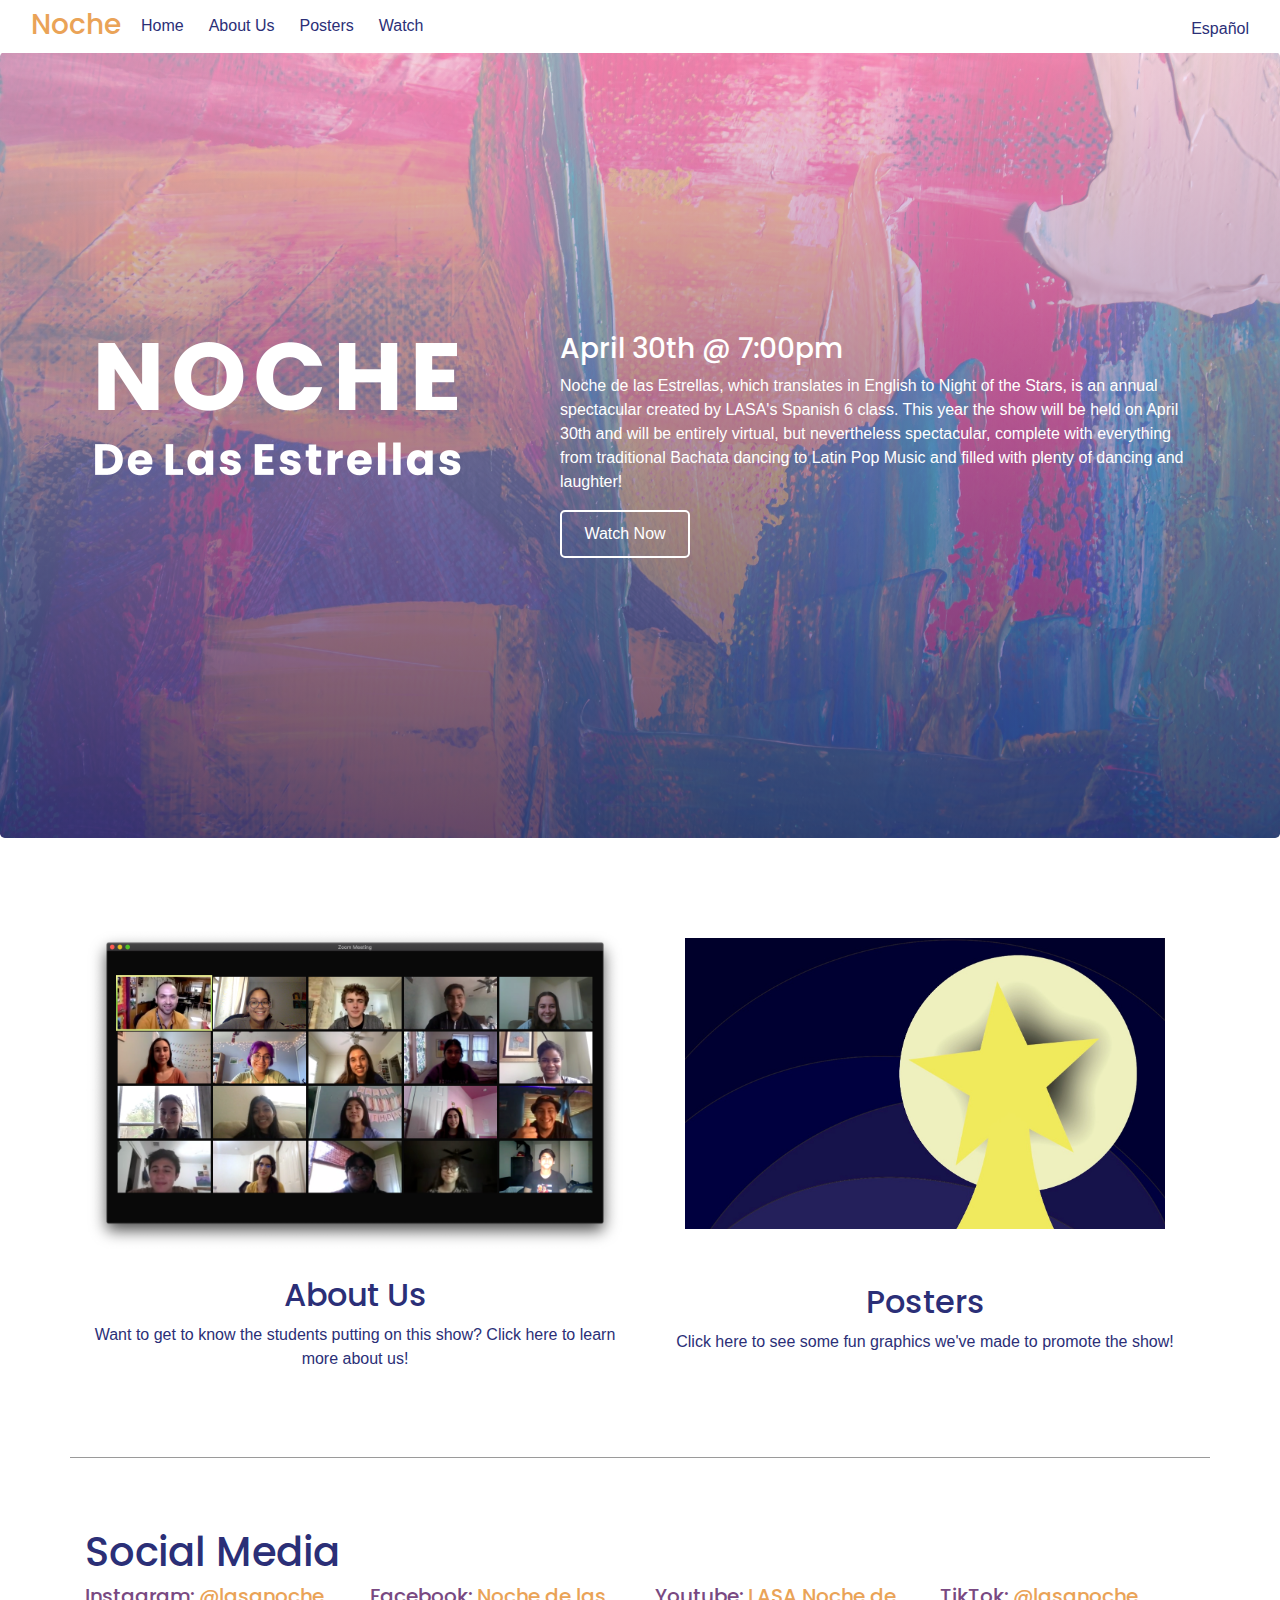
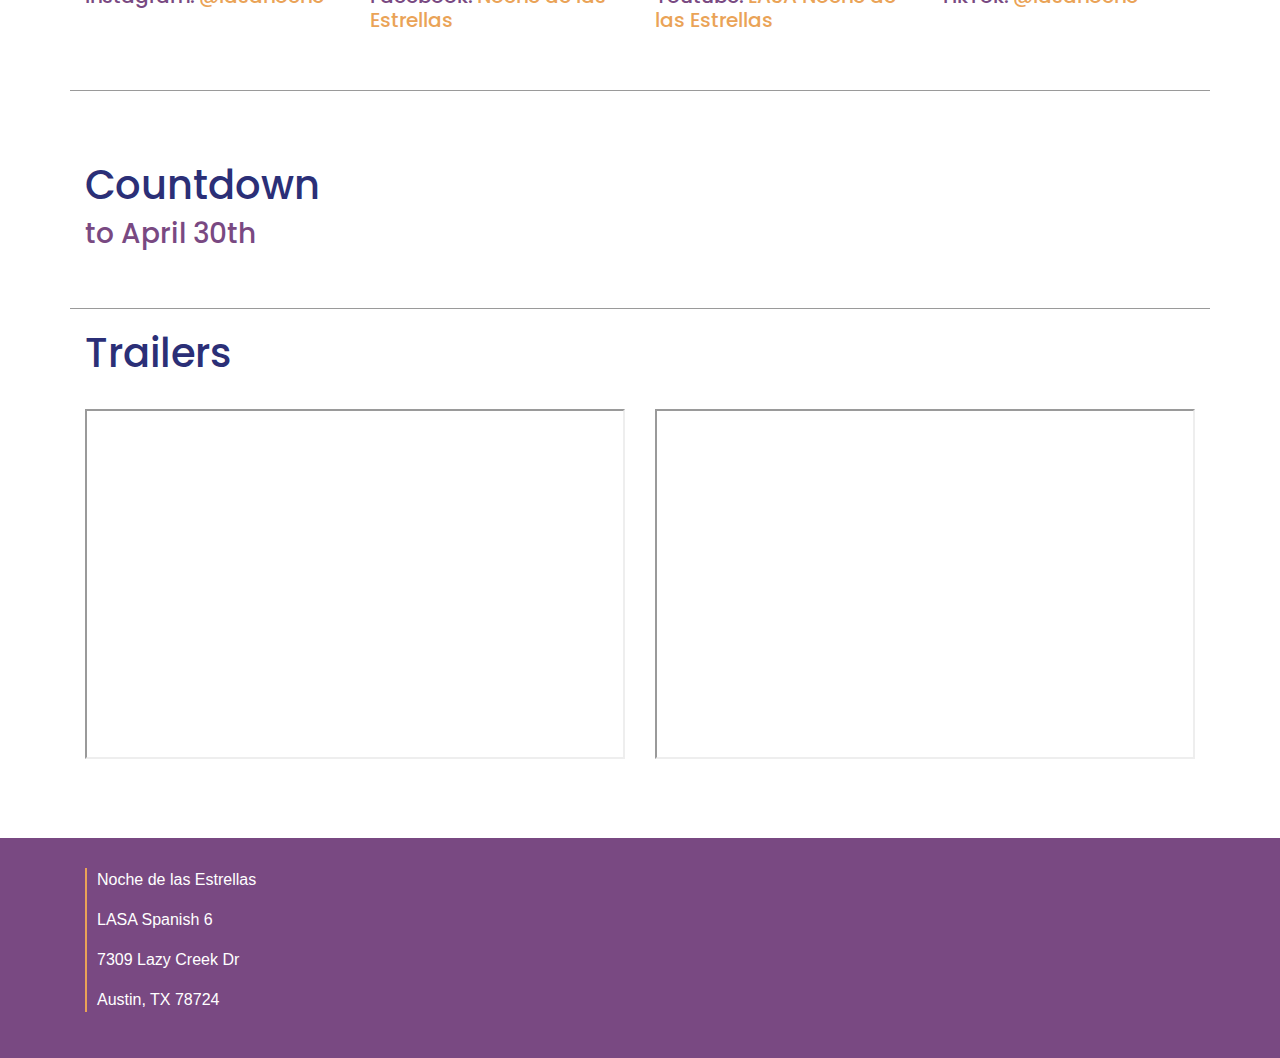
<file: index.html>
<!DOCTYPE html>
<html lang="en">
  <head>
    <meta charset="utf-8">
    <meta http-equiv="X-UA-Compatible" content="IE=edge">
    <meta name="viewport" content="width=device-width, initial-scale=1">

    <title>Noche</title>

    <link rel='shortcut icon' type='image/x-icon' href='assets/nocheLogo.png' />

    <!-- import the webpage's stylesheet -->
    <link rel="stylesheet" href="custom.css">

    <!-- import the webpage's javascript file -->
    <script src="script.js" defer></script>

    <!-- Latest compiled and minified CSS -->
    <link rel="stylesheet" href="https://maxcdn.bootstrapcdn.com/bootstrap/4.5.2/css/bootstrap.min.css">

    <!-- jQuery library -->
    <script src="https://ajax.googleapis.com/ajax/libs/jquery/3.5.1/jquery.min.js"></script>

    <!-- Popper JS -->
    <script src="https://cdnjs.cloudflare.com/ajax/libs/popper.js/1.16.0/umd/popper.min.js"></script>

    <!-- Latest compiled JavaScript -->
    <script src="https://maxcdn.bootstrapcdn.com/bootstrap/4.5.2/js/bootstrap.min.js"></script>
  </head>
  <body>

    <!--navigation bar-->
    <nav class="navbar navbar-expand-sm fixed-top">
      <div class="container-fluid">
        <ul class="nav navbar-nav">
          <li class="nav-item"><h3>Noche</h3></li>
          <li class="nav-item left-nav-links"><a class="nav-links" href="index.html">Home</a></li>
          <li class="nav-item left-nav-links"><a class="nav-links" href="about-us.html">About Us</a></li>
          <li class="nav-item left-nav-links"><a class="nav-links" href="poster.html">Posters</a></li>
          <li class="nav-item left-nav-links"><a class="nav-links" href="watch.html">Watch</a></li>
        </ul>
        <ul class="nav navbar-nav navbar-right">
          <li class="nav-item right-nav-links"><a class="nav-links" href="index-español.html">Español</a></li>
        </ul>
      </div>
    </nav>

    <!--header-->
    <div class="jumbotron main-header" id="home-header">
      <div class="container">
        <div class="row">
          <div class="col-md-5">
            <img class = "img-fluid" src="assets/title noche.png"/>
          </div>
          <div class="col-md-7">


            <h3>April 30th @ 7:00pm</h3>


            <p>
              Noche de las Estrellas, which translates in English to Night of the Stars, is an
              annual spectacular created by LASA's Spanish 6 class. This year the show will be held on
              April 30th and will be entirely virtual,
              but nevertheless spectacular, complete with everything from traditional Bachata dancing
              to Latin Pop Music and filled with plenty of dancing and laughter!
            </p>
            <a href = "https://youtu.be/-_eanW0UWNM">
              <div class="watch-button">
                <span id = "watch-button">Watch Now<span>
              </div>
            </a>

          </div>
        </div>

      </div>
    </div>



    <!--home page links-->
    <div class = "container bottom-border">
      <div class="row ">
        <div class="col-sm-6 text-center home-page-div">
          <a href = "about-us.html" class = "home-page-links">
          <img class = "img-fluid" src="assets/ndlePic.png"/>
          <br/>
          <br/>
          <h2>
            About Us
          </h2>
          <p>
            Want to get to know the students putting on this show? Click here to learn more about us!
          </p>
            </a>
        </div>
        <div class="col-sm-6 text-center home-page-div">
          <a href="poster.html" class = "home-page-links">
          <img class = "img-fluid" id="poster-link-img" src="assets/noche_poster_index.jpg"/>
          <br/>
          <br/>
          <h2>
            Posters
          </h2>
          <p>
            Click here to see some fun graphics we've made to promote the show!
          </p>
          </a>
        </div>

      </div>
    </div>

    <!--Social Media-->
    <div class = "container bottom-border social-media">
      <h1 class="dark-purple">Social Media</h1>
      <div class = "row light-purple">
        <div class = "col-sm-3">
          <h5>Instagram: <a href = "https://www.instagram.com/lasanoche/" class="social-media-links">@lasanoche</a></h5>
        </div>
        <div class = "col-sm-3">
          <h5>Facebook: <a href="https://www.facebook.com/noche.delasestrellas.7"class="social-media-links">Noche de las Estrellas</a></h5>
        </div>
        <div class = "col-sm-3">
          <h5>Youtube: <a href="https://www.youtube.com/channel/UCBWtRdG32AdxSnsQ9FgjfIQ"class="social-media-links">LASA Noche de las Estrellas</a></h5>
        </div>
        <div class = "col-sm-3">
          <h5>TikTok: <a href="https://www.tiktok.com/@lasanoche?lang=en" class="social-media-links">@lasanoche</a></h5>
        </div>
      </div>
    </div>

    <!--countdown-->
    <div class="container bottom-border count-down-div">
      <div class="row">
        <div class = "col-md-4">
          <h1 id = "countdown-title">
            Countdown
          </h1>
          <h3  id = "countdown-sub">
            to April 30th
          </h3>
        </div>
        <div class = "col-md=8">
          <h1 id = "count-down-timer">

          </h1>
        </div>
      </div>
    </div>

    <!--trailer-->
    <div class="container dark-purple">
      <h1>
        Trailers
      </h1>
      <br/>
      <div class="row">
        <div class="col-lg-6">
          <iframe src="https://drive.google.com/file/d/1lDYtzw6I6UELWl-0lvw50SYORA4smzJz/preview" width="100%" height="350"></iframe>
        </div>
        <div class="col-lg-6">
          <iframe src="https://drive.google.com/file/d/12ZWA5mqvUjDf5_ohjHi2eOV36dyIRgKV/preview" width="100%" height="350"></iframe>
        </div>
      </div>
    </div>
    <br/>
    <br/>
    <br/>

    <!--footer-->
    <footer>
      <div class = "container" id="footer">
        <div class="row">
          <div class = "col-md-5">
            <div class="side-bordered">
              <p>Noche de las Estrellas</p>
              <p>LASA Spanish 6</p>
              <p>7309 Lazy Creek Dr</p>
              <p>Austin, TX 78724</p>
            </div>
          </div>
        </div>
      </div>
    </footer>






  </body>
</html>
</file>
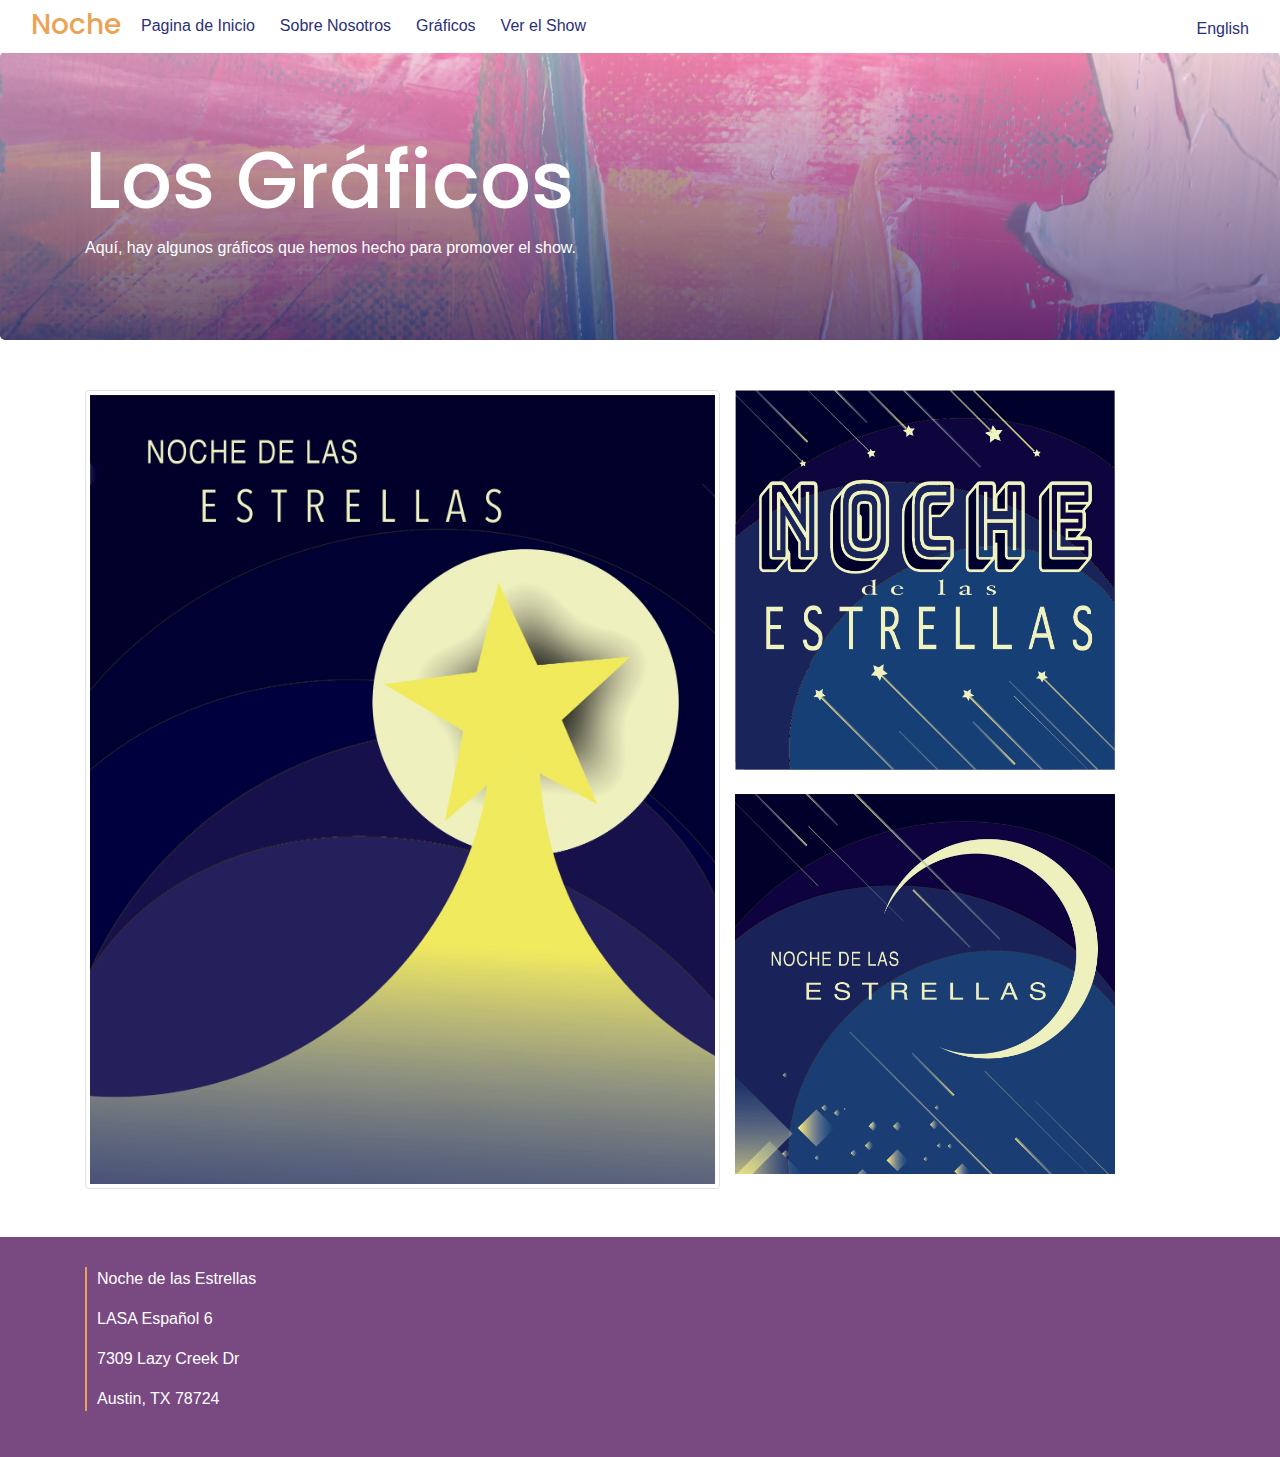
<file: gráficos.html>
<!DOCTYPE html>
<html lang="en">
  <head>
    <meta charset="utf-8">
    <meta http-equiv="X-UA-Compatible" content="IE=edge">
    <meta name="viewport" content="width=device-width, initial-scale=1">

    <title>Noche</title>

    <link rel='shortcut icon' type='image/x-icon' href='assets/nocheLogo.png' />

    <!-- import the webpage's stylesheet -->
    <link rel="stylesheet" href="custom.css">

    <!-- import the webpage's javascript file -->
    <script src="script.js" defer></script>

    <!-- Latest compiled and minified CSS -->
    <link rel="stylesheet" href="https://maxcdn.bootstrapcdn.com/bootstrap/4.5.2/css/bootstrap.min.css">

    <!-- jQuery library -->
    <script src="https://ajax.googleapis.com/ajax/libs/jquery/3.5.1/jquery.min.js"></script>

    <!-- Popper JS -->
    <script src="https://cdnjs.cloudflare.com/ajax/libs/popper.js/1.16.0/umd/popper.min.js"></script>

    <!-- Latest compiled JavaScript -->
    <script src="https://maxcdn.bootstrapcdn.com/bootstrap/4.5.2/js/bootstrap.min.js"></script>
  </head>
  <body>

    <!--navigation bar-->
    <nav class="navbar navbar-expand-sm fixed-top">
      <div class="container-fluid">
        <ul class="nav navbar-nav">
          <li class="nav-item"><h3>Noche</h3></li>
          <li class="nav-item left-nav-links"><a class="nav-links" href="index-español.html">Pagina de Inicio</a></li>
          <li class="nav-item left-nav-links"><a class="nav-links" href="sobre-nos.html">Sobre Nosotros</a></li>
          <li class="nav-item left-nav-links"><a class="nav-links" href="gráficos.html">Gráficos</a></li>
          <li class="nav-item left-nav-links"><a class="nav-links" href="ver-el-show.html">Ver el Show</a></li>
        </ul>
        <ul class="nav navbar-nav navbar-right">
          <li class="nav-item right-nav-links"><a class="nav-links" href="poster.html">English</a></li>
        </ul>
      </div>
    </nav>

    <!--header-->
    <div class="jumbotron main-header">
      <div class="container">
        <h1 class="header-title">
          Los Gráficos
        </h1>
        <p>
          Aquí, hay algunos gráficos que hemos hecho para promover el show.
        </p>
      </div>
    </div>


    <div class = "container">
      <div class="row">
        <div class = "col-lg-7">
          <div class="img-thumbnail">
            <img class="img-fluid poster-img" src ="assets/noche_poster.jpg" />
          </div>
        </div>

        <div class = "col-lg-4">
          <div class="row">
            <img class="img-fluid poster-img" src ="assets/nocheLogo.png" />
          </div>
          <br/>
          <div class="row">
            <img class="img-fluid poster-img" src ="assets/noche_poster2.jpg" />
          </div>
        </div>
      </div>
    </div>
    <br/>
    <br/>


    <!--footer-->
    <footer>
      <div class = "container" id="footer">
        <div class="row">
          <div class = "col-md-5">
            <div class="side-bordered">
              <p>Noche de las Estrellas</p>
              <p>LASA Español 6</p>
              <p>7309 Lazy Creek Dr</p>
              <p>Austin, TX 78724</p>
            </div>
          </div>
        </div>
      </div>
    </footer>






  </body>
</html>
</file>
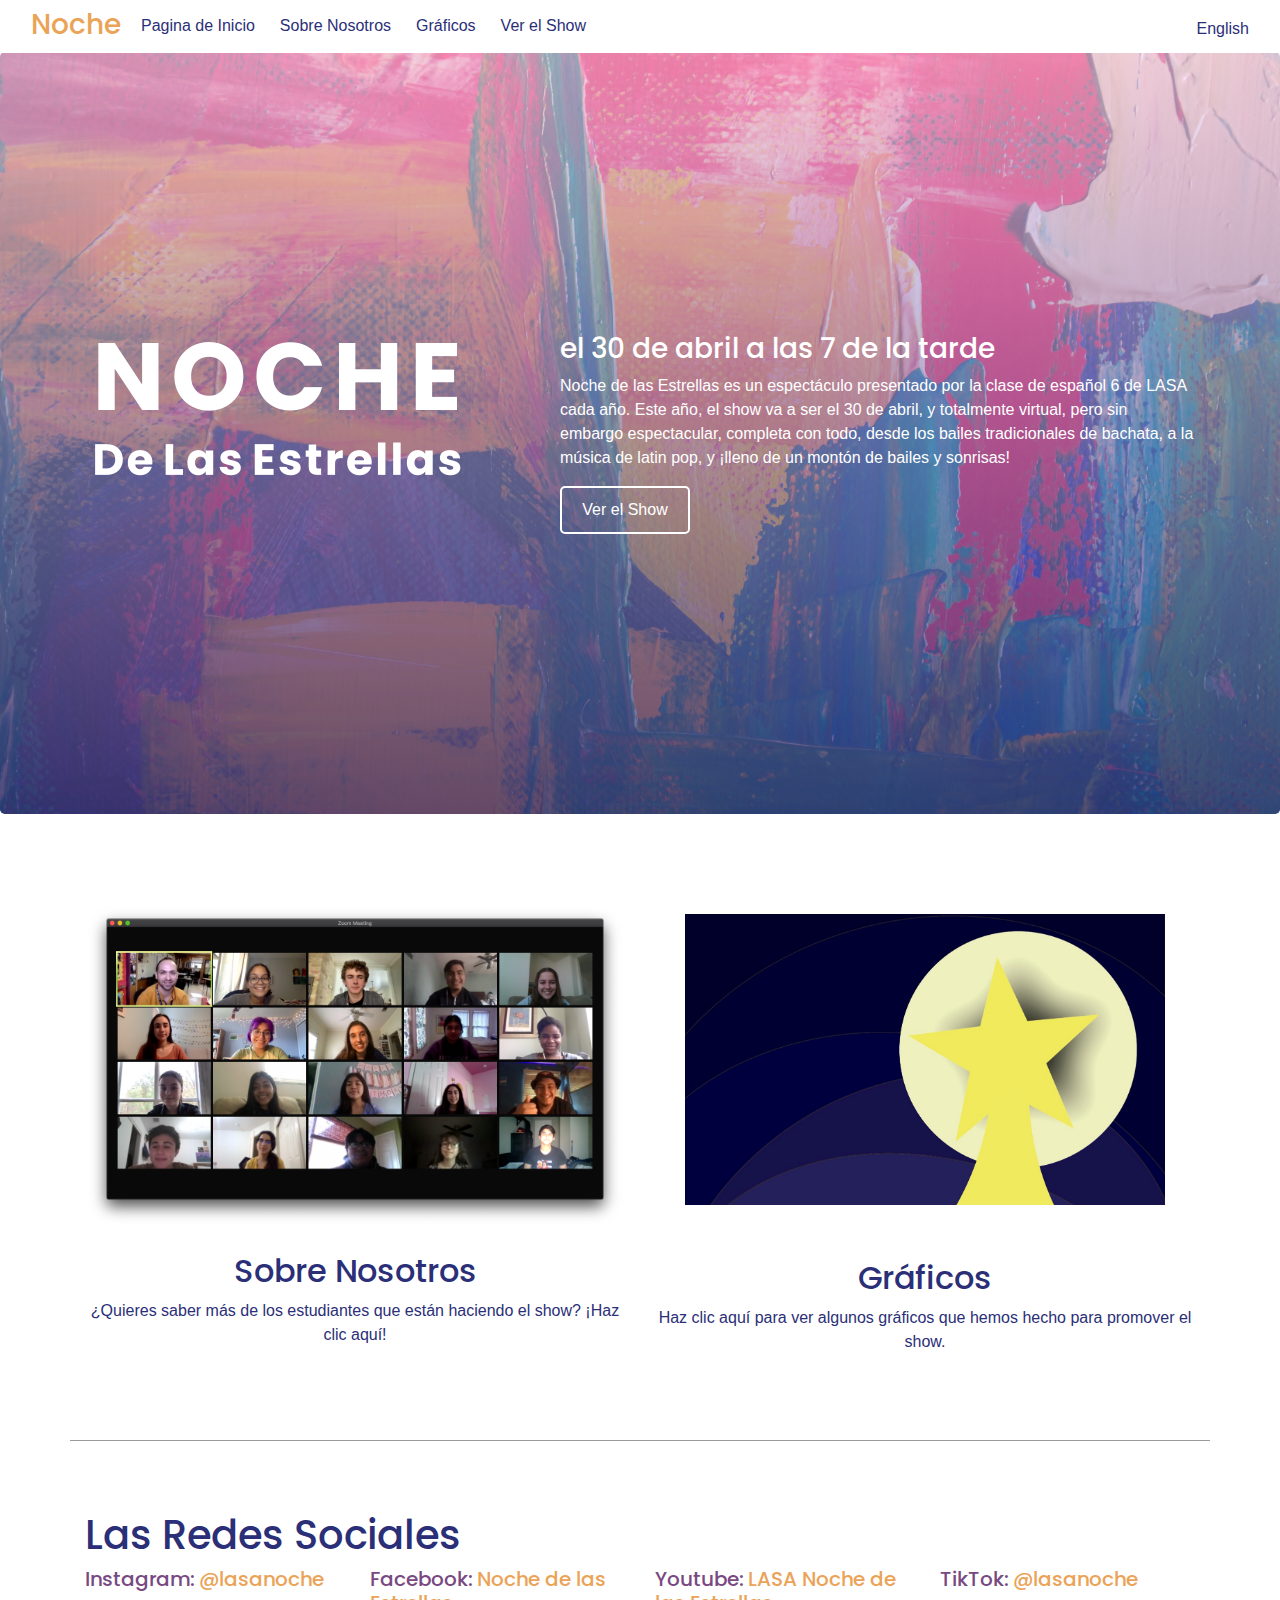
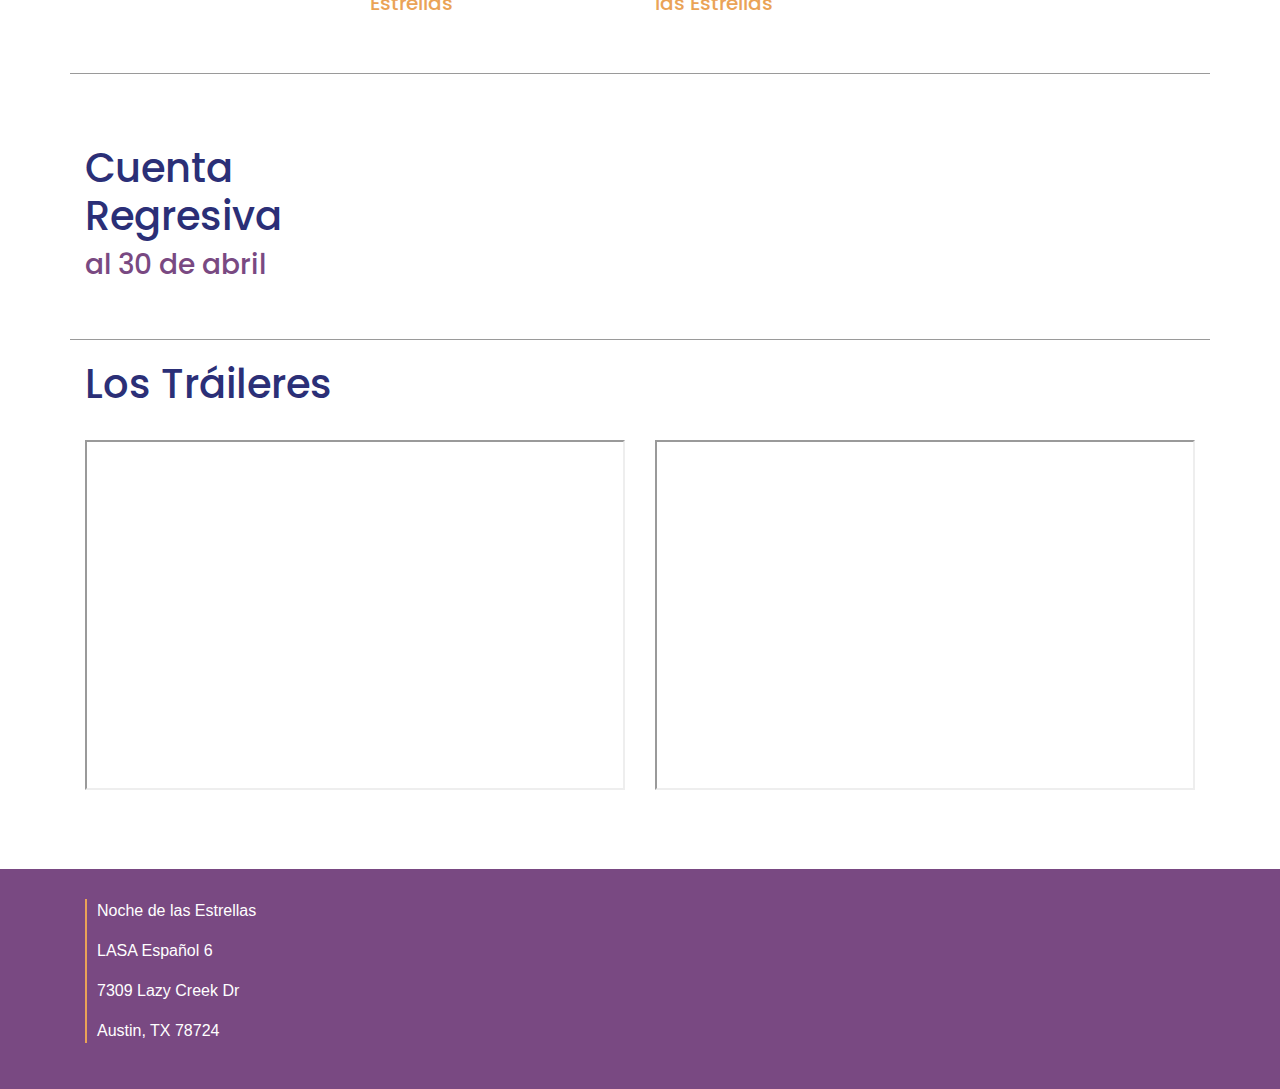
<file: index-español.html>
<!DOCTYPE html>
<html lang="en">
  <head>
    <meta charset="utf-8">
    <meta http-equiv="X-UA-Compatible" content="IE=edge">
    <meta name="viewport" content="width=device-width, initial-scale=1">

    <title>Noche</title>

    <link rel='shortcut icon' type='image/x-icon' href='assets/nocheLogo.png' />

    <!-- import the webpage's stylesheet -->
    <link rel="stylesheet" href="custom.css">

    <!-- import the webpage's javascript file -->
    <script src="script.js" defer></script>

    <!-- Latest compiled and minified CSS -->
    <link rel="stylesheet" href="https://maxcdn.bootstrapcdn.com/bootstrap/4.5.2/css/bootstrap.min.css">

    <!-- jQuery library -->
    <script src="https://ajax.googleapis.com/ajax/libs/jquery/3.5.1/jquery.min.js"></script>

    <!-- Popper JS -->
    <script src="https://cdnjs.cloudflare.com/ajax/libs/popper.js/1.16.0/umd/popper.min.js"></script>

    <!-- Latest compiled JavaScript -->
    <script src="https://maxcdn.bootstrapcdn.com/bootstrap/4.5.2/js/bootstrap.min.js"></script>
  </head>
  <body>

    <!--navigation bar-->
    <nav class="navbar navbar-expand-sm fixed-top">
      <div class="container-fluid">
        <ul class="nav navbar-nav">
          <li class="nav-item"><h3>Noche</h3></li>
          <li class="nav-item left-nav-links"><a class="nav-links" href="index-español.html">Pagina de Inicio</a></li>
          <li class="nav-item left-nav-links"><a class="nav-links" href="sobre-nos.html">Sobre Nosotros</a></li>
          <li class="nav-item left-nav-links"><a class="nav-links" href="gráficos.html">Gráficos</a></li>
          <li class="nav-item left-nav-links"><a class="nav-links" href="ver-el-show.html">Ver el Show</a></li>
        </ul>
        <ul class="nav navbar-nav navbar-right">
          <li class="nav-item right-nav-links"><a class="nav-links" href="index.html">English</a></li>
        </ul>
      </div>
    </nav>

    <!--header-->
    <div class="jumbotron main-header" id="home-header">
      <div class="container">
        <div class="row">
          <div class="col-md-5">
            <img class = "img-fluid" src="assets/title noche.png"/>
          </div>
          <div class="col-md-7">


            <h3>el 30 de abril a las 7 de la tarde</h3>


            <p>
              Noche de las Estrellas es un espectáculo presentado por la clase de español 6 de LASA cada año. Este año, el show va a ser el 30 de abril, y totalmente virtual, pero sin embargo espectacular, completa con todo, desde los bailes tradicionales de bachata, a la música de latin pop, y ¡lleno de un montón de bailes y sonrisas!
            </p>

            <a href = "https://youtu.be/-_eanW0UWNM">
              <div class="watch-button">
                <span id = "watch-button">Ver el Show<span>
              </div>
            </a>
          </div>
        </div>

      </div>
    </div>


    <!--home page links-->
    <div class = "container bottom-border">
      <div class="row ">



        <div class="col-sm-6 text-center home-page-div">
          <a href = "sobre-nos.html" class = "home-page-links">
          <img class = "img-fluid" src="assets/ndlePic.png"/>
          <br/>
          <br/>
          <h2>
            Sobre Nosotros
          </h2>
          <p>
            ¿Quieres saber más de los estudiantes que están haciendo el show? ¡Haz clic aquí!
          </p>
            </a>
        </div>



        <div class="col-sm-6 text-center home-page-div">
          <a href="gráficos.html" class = "home-page-links">
          <img class = "img-fluid" id="poster-link-img" src="assets/noche_poster_index.jpg"/>
          <br/>
          <br/>
          <h2>
            Gráficos
          </h2>
          <p>
            Haz clic aquí para ver algunos gráficos que hemos hecho para promover el show.

          </p>
          </a>
        </div>

      </div>
    </div>

    <!--Social Media-->
    <div class = "container bottom-border social-media">
      <h1 class="dark-purple">Las Redes Sociales</h1>
      <div class = "row light-purple">
        <div class = "col-sm-3">
          <h5>Instagram: <a href = "https://www.instagram.com/lasanoche/" class="social-media-links">@lasanoche</a></h5>
        </div>
        <div class = "col-sm-3">
          <h5>Facebook: <a href="https://www.facebook.com/noche.delasestrellas.7"class="social-media-links">Noche de las Estrellas</a></h5>
        </div>
        <div class = "col-sm-3">
          <h5>Youtube: <a href="https://www.youtube.com/channel/UCBWtRdG32AdxSnsQ9FgjfIQ"class="social-media-links">LASA Noche de las Estrellas</a></h5>
        </div>
        <div class = "col-sm-3">
          <h5>TikTok: <a href="https://www.tiktok.com/@lasanoche?lang=en" class="social-media-links">@lasanoche</a></h5>
        </div>


      </div>
    </div>

    <!--countdown-->
    <div class="container bottom-border count-down-div">
      <div class="row">
        <div class = "col-md-4">
          <h1 id = "countdown-title">
            Cuenta Regresiva
          </h1>
          <h3  id = "countdown-sub">
            al 30 de abril
          </h3>
        </div>
        <div class = "col-md=8">
          <h1 id = "count-down-timer">

          </h1>
        </div>
      </div>
    </div>

    <!--trailer-->
    <div class="container dark-purple">
      <h1>
        Los Tráileres
      </h1>
      <br/>
      <div class="row">
        <div class="col-lg-6">
          <iframe src="https://drive.google.com/file/d/1lDYtzw6I6UELWl-0lvw50SYORA4smzJz/preview" width="100%" height="350"></iframe>
        </div>
        <div class="col-lg-6">
          <iframe src="https://drive.google.com/file/d/12ZWA5mqvUjDf5_ohjHi2eOV36dyIRgKV/preview" width="100%" height="350"></iframe>
        </div>
      </div>
    </div>
    <br/>
    <br/>
    <br/>

    <!--footer-->
    <footer>
      <div class = "container" id="footer">
        <div class="row">
          <div class = "col-md-5">
            <div class="side-bordered">
              <p>Noche de las Estrellas</p>
              <p>LASA Español 6</p>
              <p>7309 Lazy Creek Dr</p>
              <p>Austin, TX 78724</p>
            </div>
          </div>
        </div>
      </div>
    </footer>






  </body>
</html>
</file>
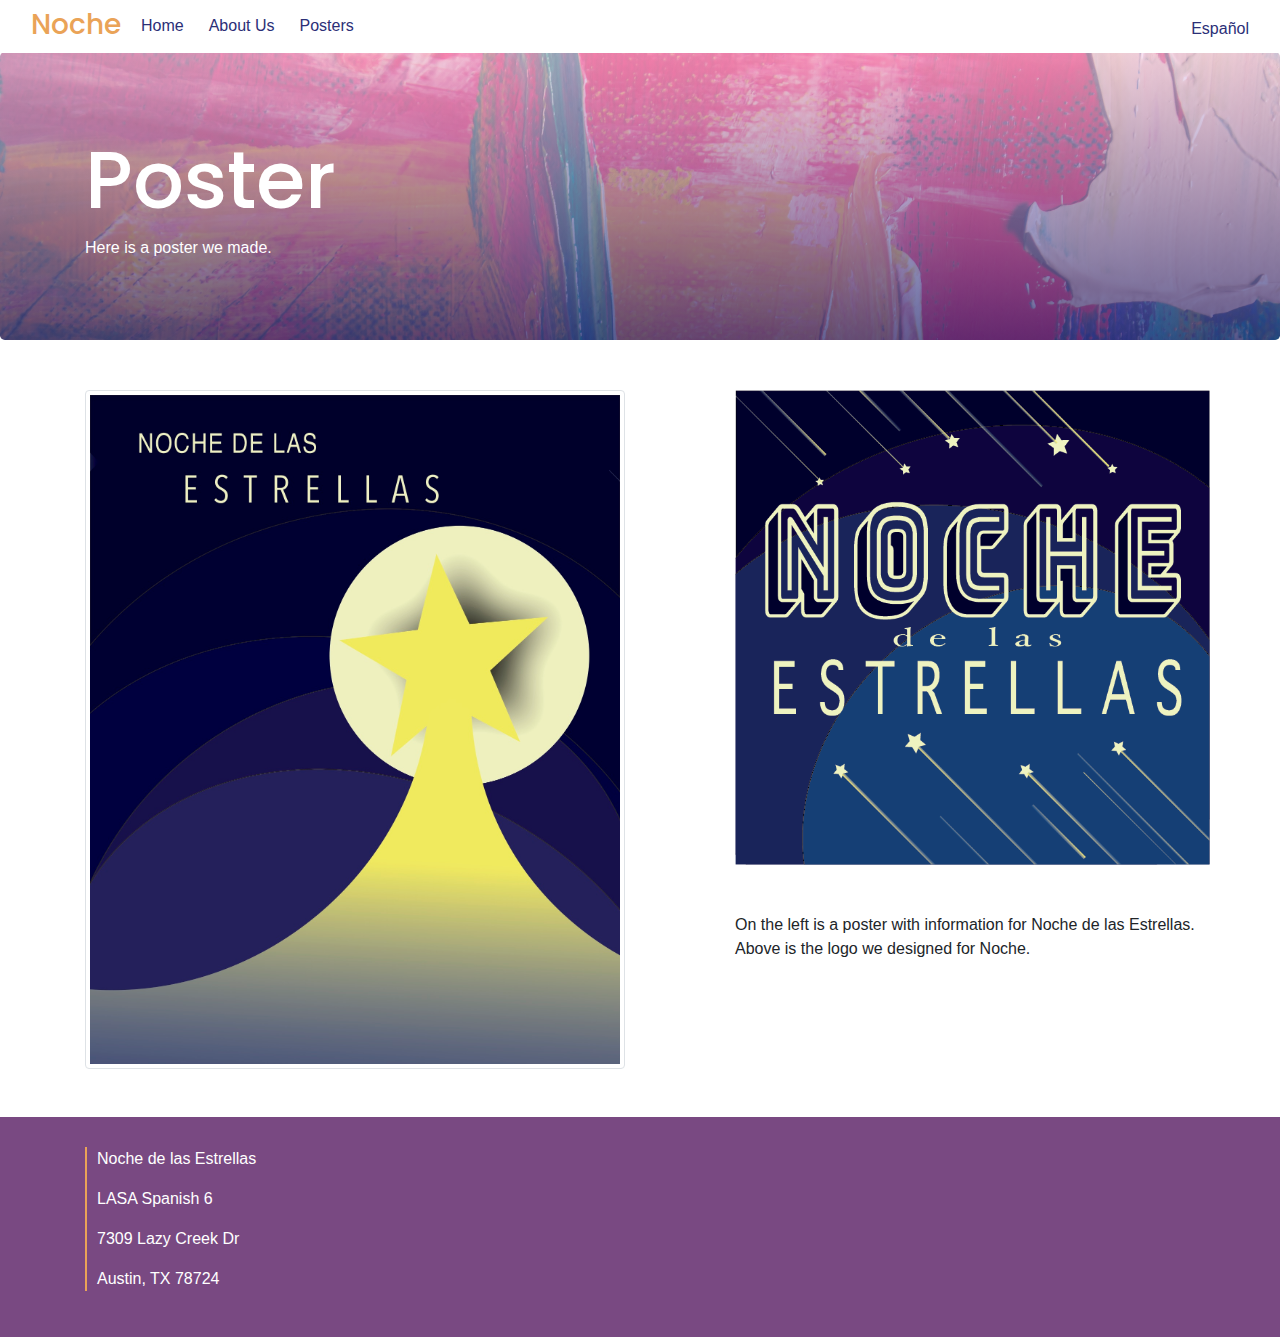
<file: poster.html>
<!DOCTYPE html>
<html lang="en">
  <head>
    <meta charset="utf-8">
    <meta http-equiv="X-UA-Compatible" content="IE=edge">
    <meta name="viewport" content="width=device-width, initial-scale=1">

    <title>Noche</title>

    <link rel='shortcut icon' type='image/x-icon' href='assets/nocheLogo.png' />

    <!-- import the webpage's stylesheet -->
    <link rel="stylesheet" href="custom.css">

    <!-- import the webpage's javascript file -->
    <script src="script.js" defer></script>

    <!-- Latest compiled and minified CSS -->
    <link rel="stylesheet" href="https://maxcdn.bootstrapcdn.com/bootstrap/4.5.2/css/bootstrap.min.css">

    <!-- jQuery library -->
    <script src="https://ajax.googleapis.com/ajax/libs/jquery/3.5.1/jquery.min.js"></script>

    <!-- Popper JS -->
    <script src="https://cdnjs.cloudflare.com/ajax/libs/popper.js/1.16.0/umd/popper.min.js"></script>

    <!-- Latest compiled JavaScript -->
    <script src="https://maxcdn.bootstrapcdn.com/bootstrap/4.5.2/js/bootstrap.min.js"></script>
  </head>
  <body>

    <!--navigation bar-->
    <nav class="navbar navbar-expand-sm fixed-top">
      <div class="container-fluid">
        <ul class="nav navbar-nav">
          <li class="nav-item"><h3>
            Noche
          </h3></li>
          <li class="nav-item left-nav-links"><a class="nav-links" href="index.html">Home</a></li>
          <li class="nav-item left-nav-links"><a class="nav-links" href="about-us.html">About Us</a></li>
          <li class="nav-item left-nav-links"><a class="nav-links" href="poster.html">Posters</a></li>
        </ul>
        <ul class="nav navbar-nav navbar-right">
          <li class="nav-item right-nav-links"><a class="nav-links" href="#">Español</a></li>
        </ul>
      </div>
    </nav>

    <!--header-->
    <div class="jumbotron main-header">
      <div class="container">
        <h1 class="header-title">
          Poster
        </h1>
        <p>
          Here is a poster we made.
        </p>
      </div>
    </div>


    <div class = "container">
      <div class="row">
        <div class = "col-lg-6">
          <div class="img-thumbnail">
            <img class="img-fluid poster-img" src ="assets/noche_poster.jpg" />
          </div>
        </div>
        <div class = "col-lg-1"></div>
        <div class = "col-lg-5">
          <div class="row">
            <img class="img-fluid poster-img" src ="assets/nocheLogo.png" />
          </div>
          <div class="row">
            <br/>
            <br/>
            On the left is a poster with information for Noche de las Estrellas.
            Above is the logo we designed for Noche.
          </div>
        </div>
      </div>
    </div>
    <br/>
    <br/>


    <!--footer-->
    <footer>
      <div class = "container" id="footer">
        <div class="row">
          <div class = "col-md-5">
            <div class="side-bordered">
              <p>Noche de las Estrellas</p>
              <p>LASA Spanish 6</p>
              <p>7309 Lazy Creek Dr</p>
              <p>Austin, TX 78724</p>
            </div>
          </div>
        </div>
      </div>
    </footer>






  </body>
</html>
</file>
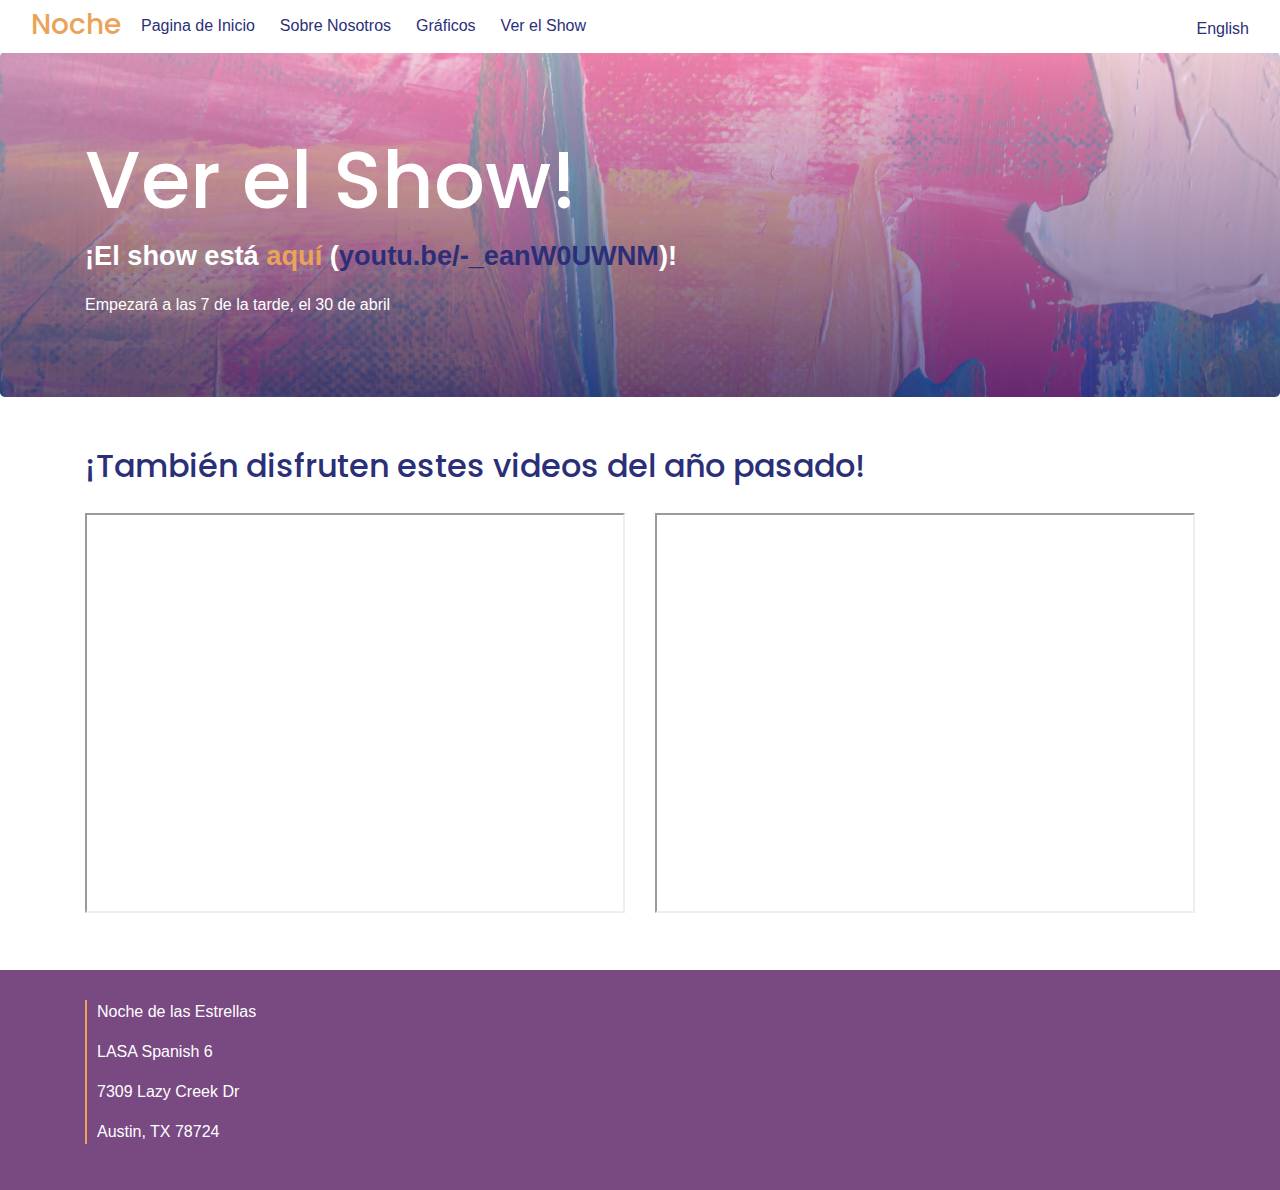
<file: ver-el-show.html>
<!DOCTYPE html>
<html lang="en">
  <head>
    <meta charset="utf-8">
    <meta http-equiv="X-UA-Compatible" content="IE=edge">
    <meta name="viewport" content="width=device-width, initial-scale=1">

    <title>Noche</title>

    <link rel='shortcut icon' type='image/x-icon' href='assets/nocheLogo.png' />

    <!-- import the webpage's stylesheet -->
    <link rel="stylesheet" href="custom.css">

    <!-- import the webpage's javascript file -->
    <script src="script.js" defer></script>

    <!-- Latest compiled and minified CSS -->
    <link rel="stylesheet" href="https://maxcdn.bootstrapcdn.com/bootstrap/4.5.2/css/bootstrap.min.css">

    <!-- jQuery library -->
    <script src="https://ajax.googleapis.com/ajax/libs/jquery/3.5.1/jquery.min.js"></script>

    <!-- Popper JS -->
    <script src="https://cdnjs.cloudflare.com/ajax/libs/popper.js/1.16.0/umd/popper.min.js"></script>

    <!-- Latest compiled JavaScript -->
    <script src="https://maxcdn.bootstrapcdn.com/bootstrap/4.5.2/js/bootstrap.min.js"></script>
  </head>
  <body>

    <!--navigation bar-->
    <nav class="navbar navbar-expand-sm fixed-top">
      <div class="container-fluid">
        <ul class="nav navbar-nav">
          <li class="nav-item"><h3>Noche</h3></li>
          <li class="nav-item left-nav-links"><a class="nav-links" href="index-español.html">Pagina de Inicio</a></li>
          <li class="nav-item left-nav-links"><a class="nav-links" href="sobre-nos.html">Sobre Nosotros</a></li>
          <li class="nav-item left-nav-links"><a class="nav-links" href="gráficos.html">Gráficos</a></li>
          <li class="nav-item left-nav-links"><a class="nav-links" href="ver-el-show.html">Ver el Show</a></li>
        </ul>
        <ul class="nav navbar-nav navbar-right">
          <li class="nav-item right-nav-links"><a class="nav-links" href="watch.html">English</a></li>
        </ul>
      </div>
    </nav>

    <!--header-->
    <div class="jumbotron main-header">
      <div class="container">
        <h1 class="header-title">
          Ver el Show!
        </h1>

        <p class = "big-text">
          <strong>¡El show está <a class = "yellow-links" href = "https://youtu.be/-_eanW0UWNM">aquí</a> (<a class = "white-links" href = "https://youtu.be/-_eanW0UWNM">youtu.be/-_eanW0UWNM</a>)!</strong>
        </p>
        <p>
          Empezará a las 7 de la tarde, el 30 de abril
        </p>
      </div>
    </div>


    <div class= "container">
      <h2 class="dark-purple"> ¡También disfruten estes videos del año pasado!</h2>
      <div class="row">
        <div class="col-lg-6">

          <iframe class="video" width="100%" height = "400" src="https://www.youtube.com/embed/8kN9xo-JhMc">
          </iframe>

        </div>
        <div class="col-lg-6">
          <iframe class="video" width="100%" height = "400" src="https://www.youtube.com/embed/aeFojFYCrz8">
          </iframe>
        </div>
      </div>
    </div>



    <!--footer-->
    <footer>
      <div class = "container" id="footer">
        <div class="row">
          <div class = "col-md-5">
            <div class="side-bordered">
              <p>Noche de las Estrellas</p>
              <p>LASA Spanish 6</p>
              <p>7309 Lazy Creek Dr</p>
              <p>Austin, TX 78724</p>
            </div>
          </div>
        </div>
      </div>
    </footer>






  </body>
</html>
</file>
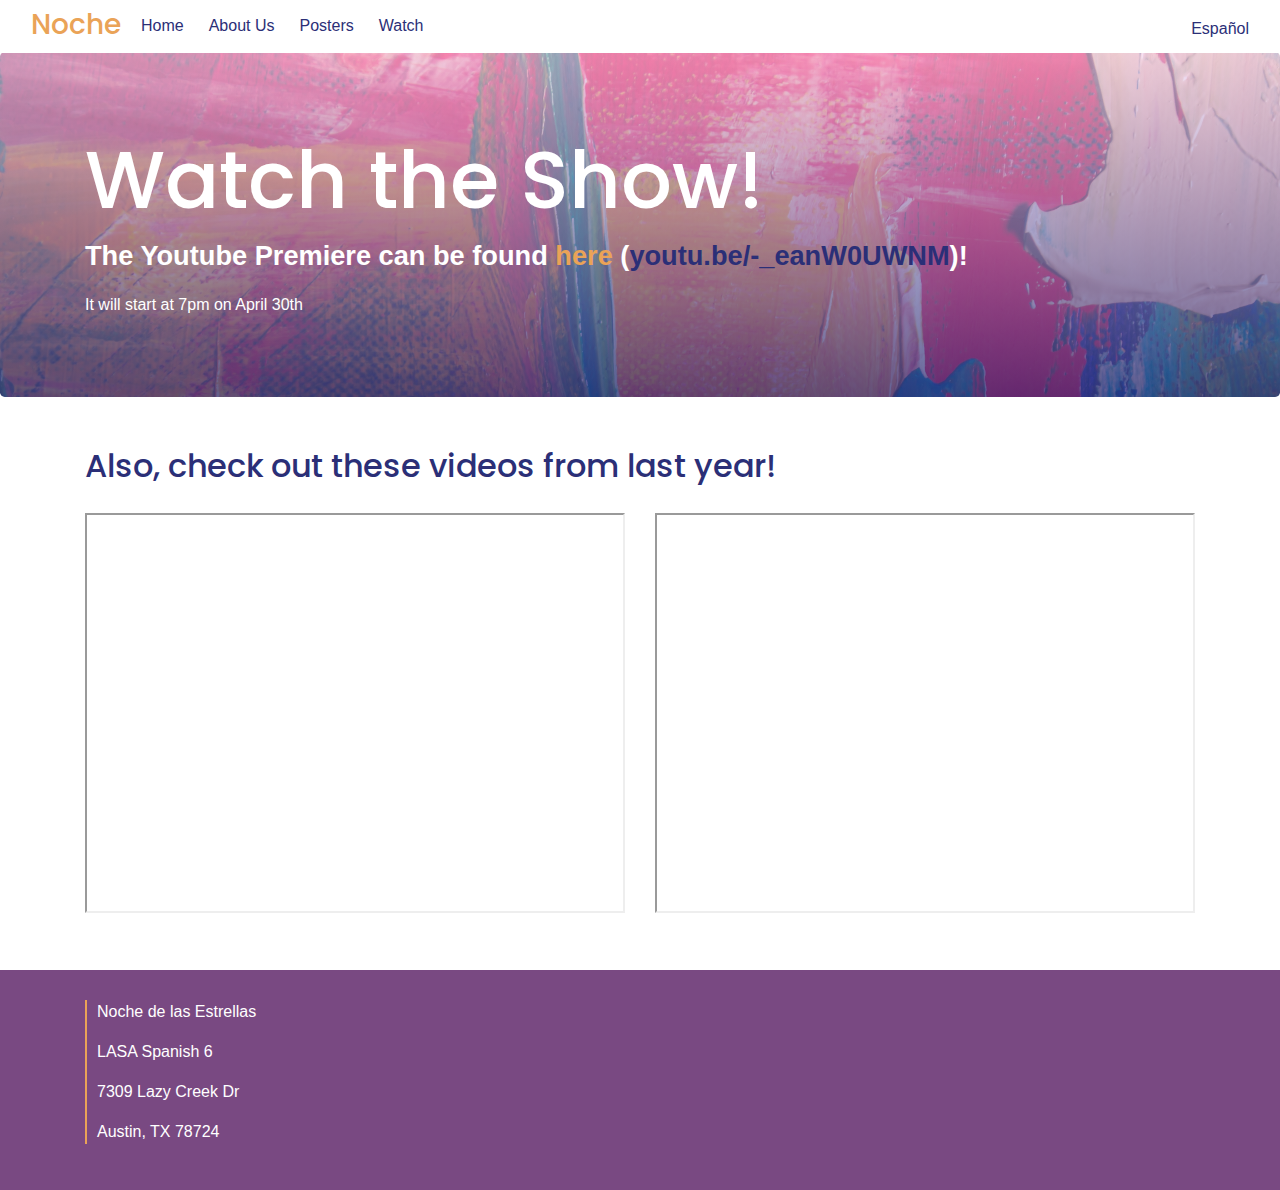
<file: watch.html>
<!DOCTYPE html>
<html lang="en">
  <head>
    <meta charset="utf-8">
    <meta http-equiv="X-UA-Compatible" content="IE=edge">
    <meta name="viewport" content="width=device-width, initial-scale=1">

    <title>Noche</title>

    <link rel='shortcut icon' type='image/x-icon' href='assets/nocheLogo.png' />

    <!-- import the webpage's stylesheet -->
    <link rel="stylesheet" href="custom.css">

    <!-- import the webpage's javascript file -->
    <script src="script.js" defer></script>

    <!-- Latest compiled and minified CSS -->
    <link rel="stylesheet" href="https://maxcdn.bootstrapcdn.com/bootstrap/4.5.2/css/bootstrap.min.css">

    <!-- jQuery library -->
    <script src="https://ajax.googleapis.com/ajax/libs/jquery/3.5.1/jquery.min.js"></script>

    <!-- Popper JS -->
    <script src="https://cdnjs.cloudflare.com/ajax/libs/popper.js/1.16.0/umd/popper.min.js"></script>

    <!-- Latest compiled JavaScript -->
    <script src="https://maxcdn.bootstrapcdn.com/bootstrap/4.5.2/js/bootstrap.min.js"></script>
  </head>
  <body>

    <!--navigation bar-->
    <nav class="navbar navbar-expand-sm fixed-top">
      <div class="container-fluid">
        <ul class="nav navbar-nav">
          <li class="nav-item"><h3>
            Noche
          </h3></li>
          <li class="nav-item left-nav-links"><a class="nav-links" href="index.html">Home</a></li>
          <li class="nav-item left-nav-links"><a class="nav-links" href="about-us.html">About Us</a></li>
          <li class="nav-item left-nav-links"><a class="nav-links" href="poster.html">Posters</a></li>
          <li class="nav-item left-nav-links"><a class="nav-links" href="watch.html">Watch</a></li>
        </ul>
        <ul class="nav navbar-nav navbar-right">
          <li class="nav-item right-nav-links"><a class="nav-links" href="ver-el-show.html">Español</a></li>
        </ul>
      </div>
    </nav>

    <!--header-->
    <div class="jumbotron main-header">
      <div class="container">
        <h1 class="header-title">
          Watch the Show!
        </h1>
        <p class = "big-text">
          <strong>The Youtube Premiere can be found <a class = "yellow-links" href = "https://youtu.be/-_eanW0UWNM">here</a> (<a class = "white-links" href = "https://youtu.be/-_eanW0UWNM">youtu.be/-_eanW0UWNM</a>)!</strong><br/>
        </p>
        <p>It will start at 7pm on April 30th</p>
      </div>
    </div>

    <!--<div class="container">
      <iframe width="560" height="315" src="https://www.youtube.com/embed/-_eanW0UWNM" title="YouTube video player" frameborder="0" allow="accelerometer; autoplay; clipboard-write; encrypted-media; gyroscope; picture-in-picture" allowfullscreen></iframe>
    </div>-->
    <div class= "container">
      <h2 class="dark-purple">Also, check out these videos from last year!</h2>
      <div class="row">
        <div class="col-lg-6">

          <iframe class="video" width="100%" height = "400" src="https://www.youtube.com/embed/8kN9xo-JhMc">
          </iframe>



        </div>
        <div class="col-lg-6">
          <iframe class="video" width="100%" height = "400" src="https://www.youtube.com/embed/aeFojFYCrz8">
          </iframe>
        </div>
      </div>
    </div>




    <!--footer-->
    <footer>
      <div class = "container" id="footer">
        <div class="row">
          <div class = "col-md-5">
            <div class="side-bordered">
              <p>Noche de las Estrellas</p>
              <p>LASA Spanish 6</p>
              <p>7309 Lazy Creek Dr</p>
              <p>Austin, TX 78724</p>
            </div>
          </div>
        </div>
      </div>
    </footer>






  </body>
</html>
</file>
<file: custom.css>
/* CSS files add styling rules to your content */
/*#990A17, #EAA357, #D39C9B, #AE529F, #794982, #2B2F77*/

@import url('https://fonts.googleapis.com/css2?family=Poppins:wght@600&display=swap');

body {
  font-family: helvetica, arial, sans-serif;
  margin: 2em;

}

h1,h2,h3,h4,h5,h6{
  font-family: "Poppins", sans-serif !important;

}

.header-title{
  font-size: 5rem ;
}


.main-header.jumbotron{
  color: #ffffff;
  background-image: linear-gradient(to bottom, rgba(240, 215, 250, 0.52), rgba(43, 47, 119, 0.73)), url(assets/background.jpg);
  padding-top: 80px;
  margin-bottom: 50px;
  background-size: cover;
  background-repeat: repeat-x;
}

#home-header{
  padding-top: 280px;
  padding-bottom: 280px;
}

.nav-logo{
  height : 50px;
}

#home-header-title{
  font-size: 10rem !important;
}

.navbar{
  background-color: #FFFFFF;
  color: #EAA357;
  padding-bottom:3px !important;
}

.bottom-border{
  padding-bottom: 20px;
  margin-bottom: 20px;
  border-bottom: #9A9A9A solid 1px;
}

footer{
  background-color: #794982;
  color: #ffffff;
  padding:30px;
}

.side-bordered{
  border-left: #EAA357 solid 2px;
  padding-left: 10px
}

.descriptions{
  font-size: 2rem;
}

.faded{
  color:#606060;
}

.home-page-links{
  color:#2B2F77;
}

.home-page-links:hover{
  color: #794982;
}

.home-page-div{
  padding-top: 40px;
  padding-bottom:50px;
}


#poster-link-img{
  padding: 30px;
  padding-top:10px;

}


#count-down-timer{
  font-size: 5.5rem;
  padding-left: 15px;
  color: #EAA357;
}

.count-down-div{
  padding-top:50px;
  padding-bottom:50px;
}

.left-nav-links{
  padding: 0px 5px 5px 20px;
  margin-top: auto;
  margin-bottom: auto;
}

.nav-links{
  color: #2B2F77 !important;
}

.nav-links:hover{
  color: #794982 !important;
}

.card-text{
  font-size: 1.5rem;
}

.card-text1{
  font-size: 1rem;
}

#countdown-title{
  color: #2B2F77;
}

#countdown-sub{
  color: #794982;
}

.dark-purple{
  color: #2B2F77;
}

.light-purple{
  color: #794982;
}

.social-media{
  padding-top:50px;
  padding-bottom:50px;
}

.social-media-links{
  color: #EAA357 !important;
}

.big-text{
  font-size: 1.7rem;
}

.video{
  margin-top: 20px;
  margin-bottom: 50px;
}

.yellow-links{
    color: #EAA357;
}

.white-links{
    color: #2B2F77;
}

.yellow-links:hover{
  color: #EAA357;
}

.white-links:hover{
  color: #794982;
}




.watch-button {
  display: inline-block;
  border: 2px solid white;
  border-radius: 5px;
  color: white;
  text-align: center;
  width: 130px;
  padding: 10px;
  transition: all 0.5s;
  cursor: pointer;

}

.watch-button span {
  cursor: pointer;
  display: inline-block;
  position: relative;
  transition: 0.5s;
}

#watch-button:after {
  content: '\00bb';
  position: absolute;
  opacity: 0;
  top: 0;
  right: -10px;
  transition: 0.1s;
}

.watch-button:hover{
  background-color:white;

}

.watch-button:hover span {
  padding-right: 10px;
  color: #2B2F77;
}

.watch-button:hover #watch-button:after {
  opacity: 1;
  right: 0;
}
</file>
